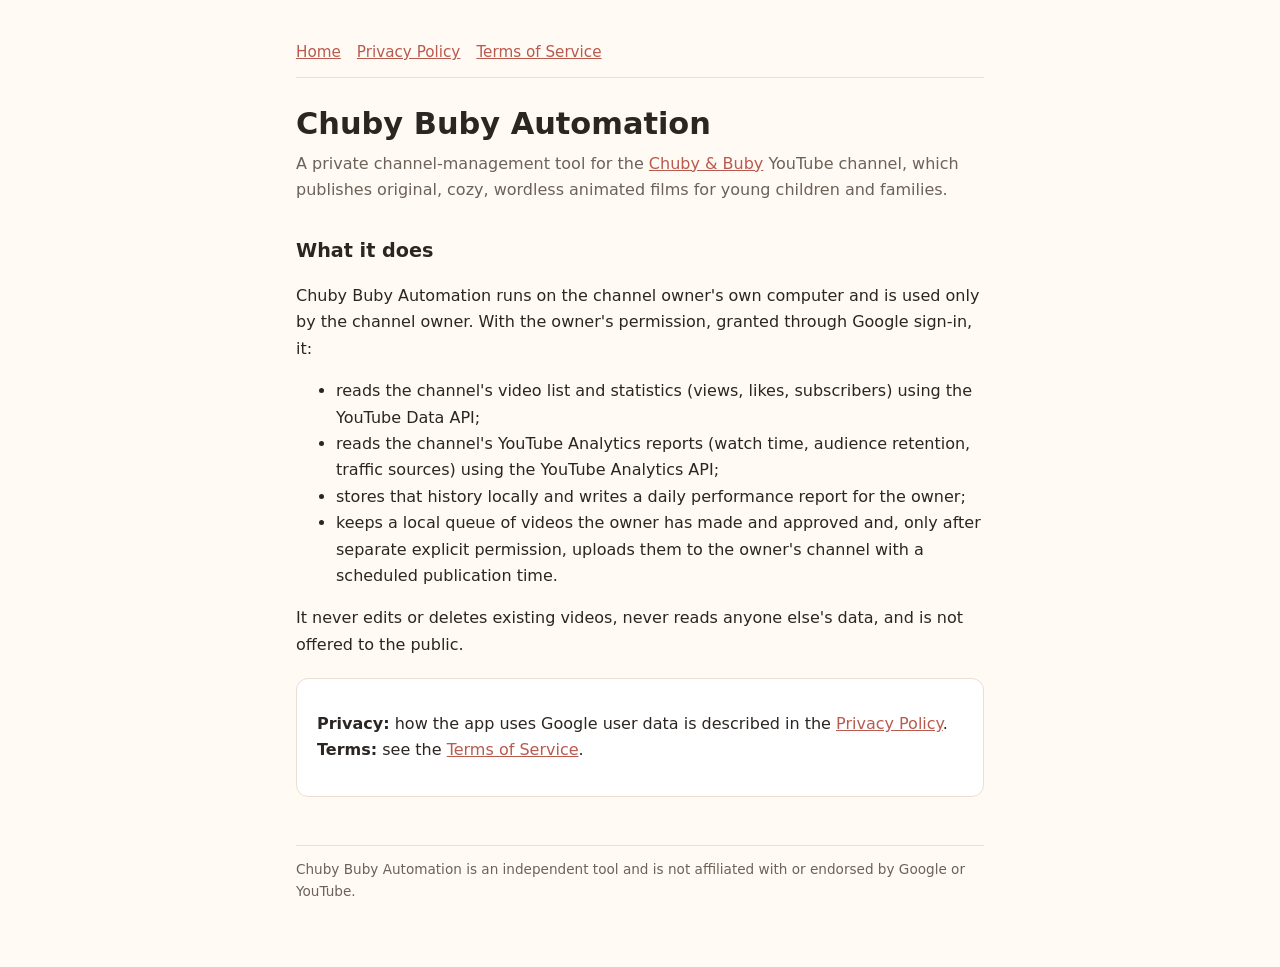
<file: index.html>
<!doctype html>
<html lang="en">
<head>
<meta charset="utf-8">
<meta name="viewport" content="width=device-width, initial-scale=1">
<title>Chuby Buby Automation</title>
<meta name="google-site-verification" content="NqP1I8x9kphZAxXcPIgi3zU8CUF1ysG2Bw3RdH4HBcM">
<meta name="description" content="Private channel-management tool for the Chuby &amp; Buby YouTube channel.">
<link rel="stylesheet" href="style.css">
</head>
<body>
<main>
<nav><a href="./">Home</a><a href="privacy.html">Privacy Policy</a><a href="terms.html">Terms of Service</a></nav>
<h1>Chuby Buby Automation</h1>
<p class="lede">A private channel-management tool for the <a href="https://www.youtube.com/@bubchubworld">Chuby &amp; Buby</a> YouTube channel, which publishes original, cozy, wordless animated films for young children and families.</p>

<h2>What it does</h2>
<p>Chuby Buby Automation runs on the channel owner's own computer and is used only by the channel owner. With the owner's permission, granted through Google sign-in, it:</p>
<ul>
<li>reads the channel's video list and statistics (views, likes, subscribers) using the YouTube Data API;</li>
<li>reads the channel's YouTube Analytics reports (watch time, audience retention, traffic sources) using the YouTube Analytics API;</li>
<li>stores that history locally and writes a daily performance report for the owner;</li>
<li>keeps a local queue of videos the owner has made and approved and, only after separate explicit permission, uploads them to the owner's channel with a scheduled publication time.</li>
</ul>
<p>It never edits or deletes existing videos, never reads anyone else's data, and is not offered to the public.</p>

<div class="card">
<p><strong>Privacy:</strong> how the app uses Google user data is described in the <a href="privacy.html">Privacy Policy</a>.<br>
<strong>Terms:</strong> see the <a href="terms.html">Terms of Service</a>.</p>
</div>

<footer>Chuby Buby Automation is an independent tool and is not affiliated with or endorsed by Google or YouTube.</footer>
</main>
</body>
</html>
</file>
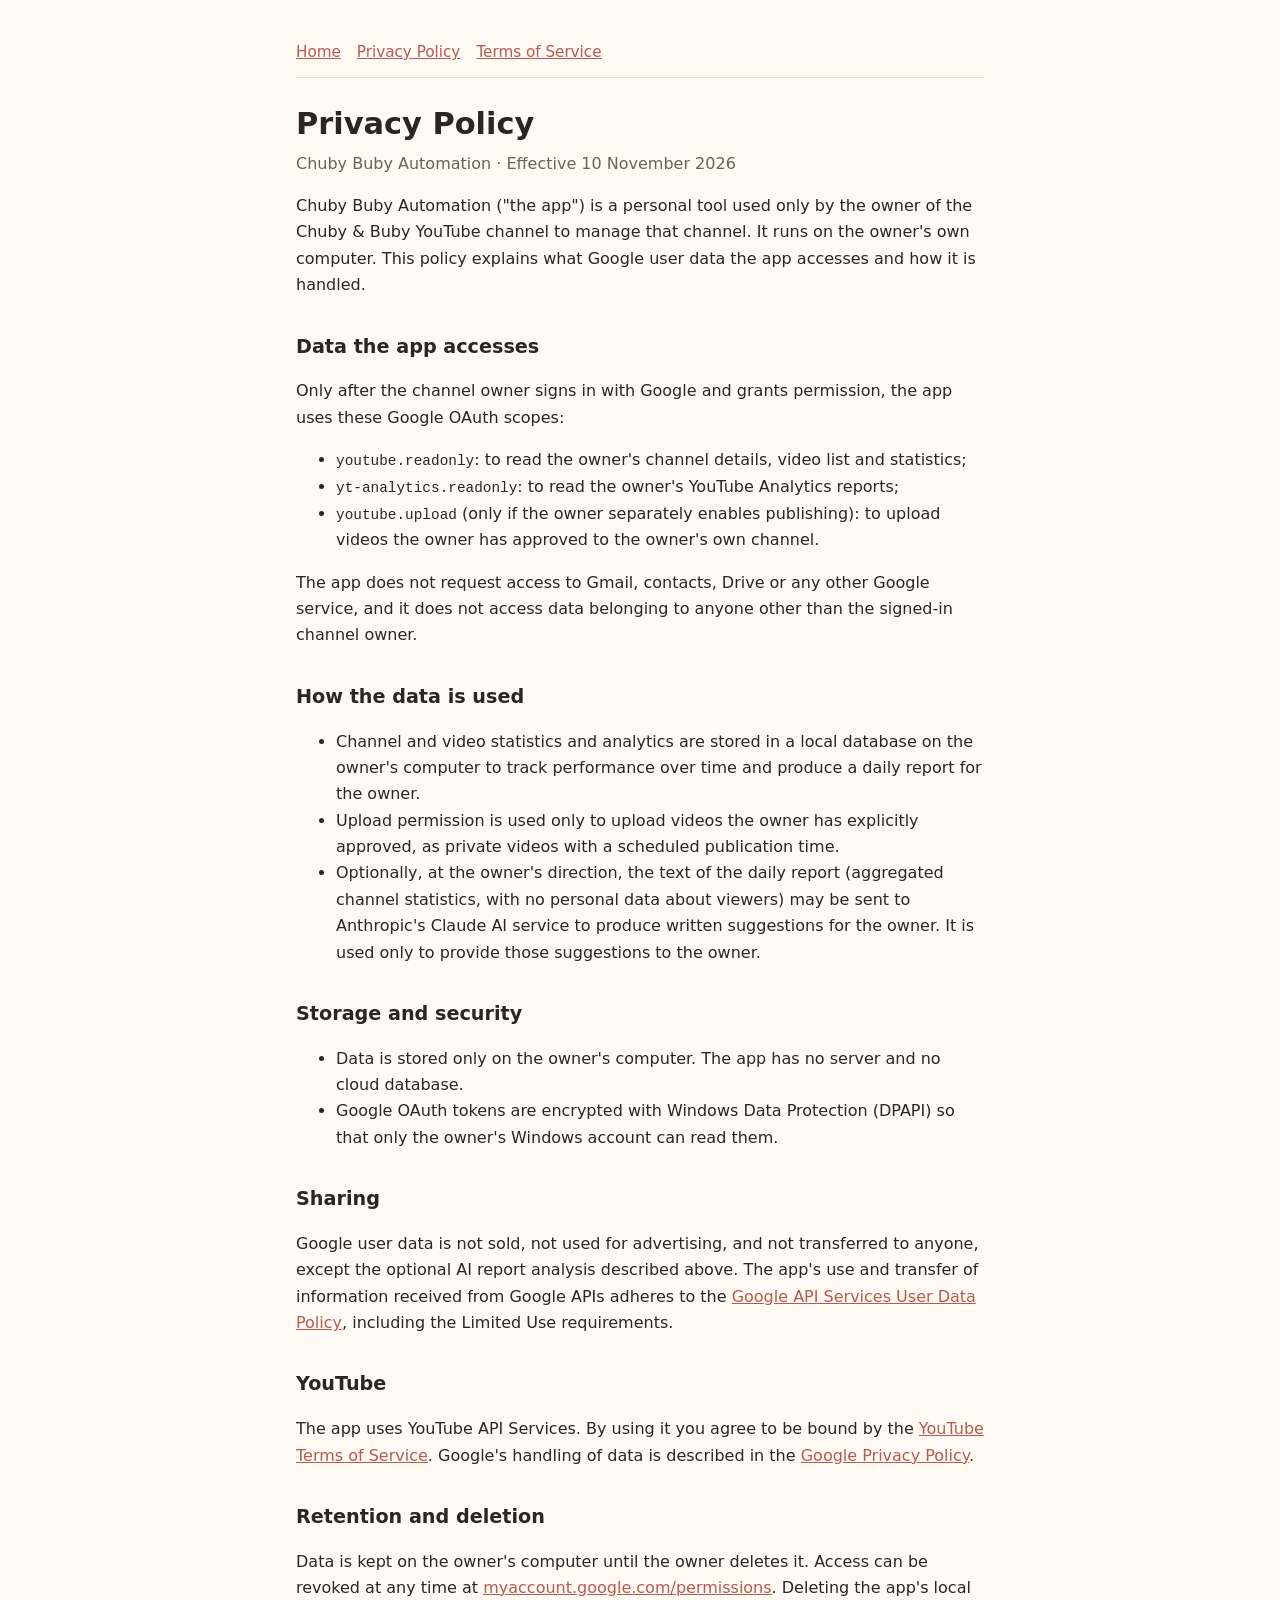
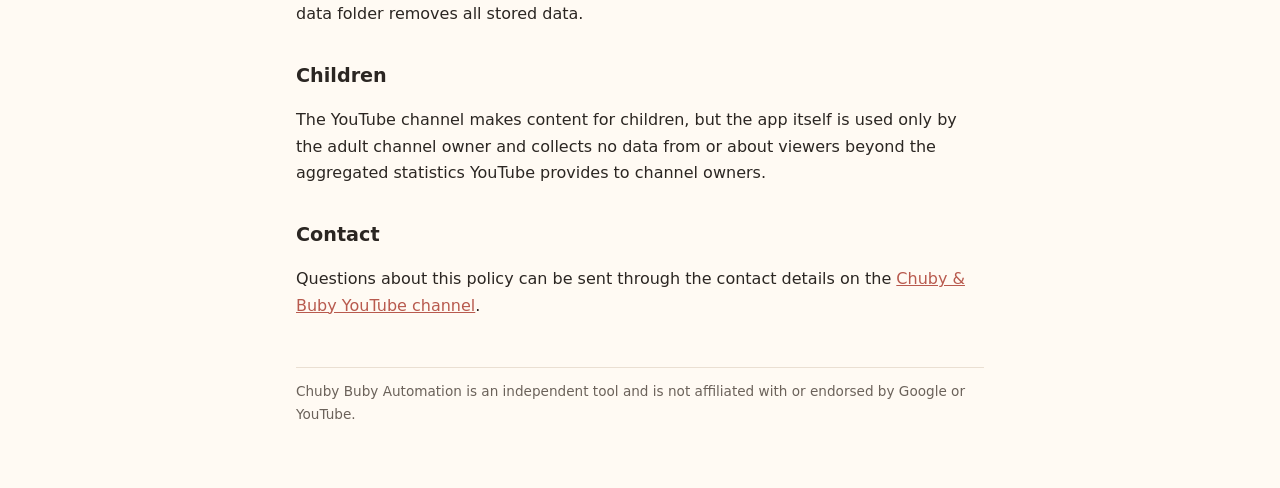
<file: privacy.html>
<!doctype html>
<html lang="en">
<head>
<meta charset="utf-8">
<meta name="viewport" content="width=device-width, initial-scale=1">
<title>Privacy Policy - Chuby Buby Automation</title>
<link rel="stylesheet" href="style.css">
</head>
<body>
<main>
<nav><a href="./">Home</a><a href="privacy.html">Privacy Policy</a><a href="terms.html">Terms of Service</a></nav>
<h1>Privacy Policy</h1>
<p class="lede">Chuby Buby Automation · Effective 10 November 2026</p>

<p>Chuby Buby Automation ("the app") is a personal tool used only by the owner of the Chuby &amp; Buby YouTube channel to manage that channel. It runs on the owner's own computer. This policy explains what Google user data the app accesses and how it is handled.</p>

<h2>Data the app accesses</h2>
<p>Only after the channel owner signs in with Google and grants permission, the app uses these Google OAuth scopes:</p>
<ul>
<li><code>youtube.readonly</code>: to read the owner's channel details, video list and statistics;</li>
<li><code>yt-analytics.readonly</code>: to read the owner's YouTube Analytics reports;</li>
<li><code>youtube.upload</code> (only if the owner separately enables publishing): to upload videos the owner has approved to the owner's own channel.</li>
</ul>
<p>The app does not request access to Gmail, contacts, Drive or any other Google service, and it does not access data belonging to anyone other than the signed-in channel owner.</p>

<h2>How the data is used</h2>
<ul>
<li>Channel and video statistics and analytics are stored in a local database on the owner's computer to track performance over time and produce a daily report for the owner.</li>
<li>Upload permission is used only to upload videos the owner has explicitly approved, as private videos with a scheduled publication time.</li>
<li>Optionally, at the owner's direction, the text of the daily report (aggregated channel statistics, with no personal data about viewers) may be sent to Anthropic's Claude AI service to produce written suggestions for the owner. It is used only to provide those suggestions to the owner.</li>
</ul>

<h2>Storage and security</h2>
<ul>
<li>Data is stored only on the owner's computer. The app has no server and no cloud database.</li>
<li>Google OAuth tokens are encrypted with Windows Data Protection (DPAPI) so that only the owner's Windows account can read them.</li>
</ul>

<h2>Sharing</h2>
<p>Google user data is not sold, not used for advertising, and not transferred to anyone, except the optional AI report analysis described above. The app's use and transfer of information received from Google APIs adheres to the <a href="https://developers.google.com/terms/api-services-user-data-policy">Google API Services User Data Policy</a>, including the Limited Use requirements.</p>

<h2>YouTube</h2>
<p>The app uses YouTube API Services. By using it you agree to be bound by the <a href="https://www.youtube.com/t/terms">YouTube Terms of Service</a>. Google's handling of data is described in the <a href="https://policies.google.com/privacy">Google Privacy Policy</a>.</p>

<h2>Retention and deletion</h2>
<p>Data is kept on the owner's computer until the owner deletes it. Access can be revoked at any time at <a href="https://myaccount.google.com/permissions">myaccount.google.com/permissions</a>. Deleting the app's local data folder removes all stored data.</p>

<h2>Children</h2>
<p>The YouTube channel makes content for children, but the app itself is used only by the adult channel owner and collects no data from or about viewers beyond the aggregated statistics YouTube provides to channel owners.</p>

<h2>Contact</h2>
<p>Questions about this policy can be sent through the contact details on the <a href="https://www.youtube.com/@bubchubworld/about">Chuby &amp; Buby YouTube channel</a>.</p>

<footer>Chuby Buby Automation is an independent tool and is not affiliated with or endorsed by Google or YouTube.</footer>
</main>
</body>
</html>
</file>
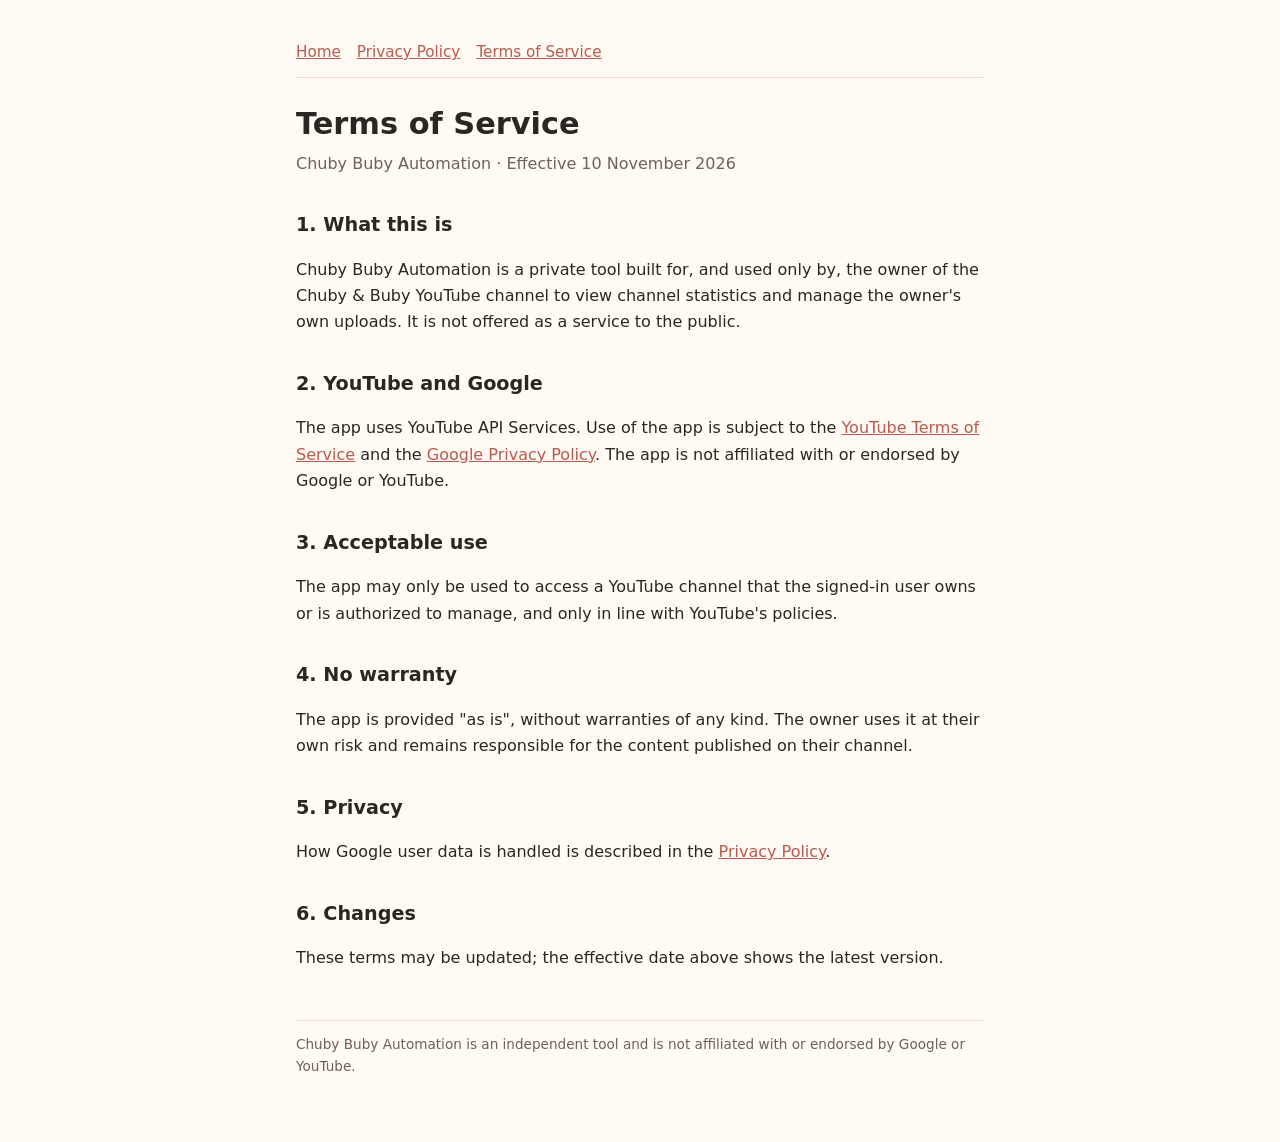
<file: terms.html>
<!doctype html>
<html lang="en">
<head>
<meta charset="utf-8">
<meta name="viewport" content="width=device-width, initial-scale=1">
<title>Terms of Service - Chuby Buby Automation</title>
<link rel="stylesheet" href="style.css">
</head>
<body>
<main>
<nav><a href="./">Home</a><a href="privacy.html">Privacy Policy</a><a href="terms.html">Terms of Service</a></nav>
<h1>Terms of Service</h1>
<p class="lede">Chuby Buby Automation · Effective 10 November 2026</p>

<h2>1. What this is</h2>
<p>Chuby Buby Automation is a private tool built for, and used only by, the owner of the Chuby &amp; Buby YouTube channel to view channel statistics and manage the owner's own uploads. It is not offered as a service to the public.</p>

<h2>2. YouTube and Google</h2>
<p>The app uses YouTube API Services. Use of the app is subject to the <a href="https://www.youtube.com/t/terms">YouTube Terms of Service</a> and the <a href="https://policies.google.com/privacy">Google Privacy Policy</a>. The app is not affiliated with or endorsed by Google or YouTube.</p>

<h2>3. Acceptable use</h2>
<p>The app may only be used to access a YouTube channel that the signed-in user owns or is authorized to manage, and only in line with YouTube's policies.</p>

<h2>4. No warranty</h2>
<p>The app is provided "as is", without warranties of any kind. The owner uses it at their own risk and remains responsible for the content published on their channel.</p>

<h2>5. Privacy</h2>
<p>How Google user data is handled is described in the <a href="privacy.html">Privacy Policy</a>.</p>

<h2>6. Changes</h2>
<p>These terms may be updated; the effective date above shows the latest version.</p>

<footer>Chuby Buby Automation is an independent tool and is not affiliated with or endorsed by Google or YouTube.</footer>
</main>
</body>
</html>
</file>
<file: style.css>
:root{--bg:#fffaf3;--fg:#2b2622;--muted:#6b625a;--accent:#b85a4e;--card:#ffffff;--line:#eadfd2}
@media (prefers-color-scheme:dark){:root{--bg:#1d1a17;--fg:#f3ece4;--muted:#b3a89c;--accent:#f0a296;--card:#26221e;--line:#3a332d}}
*{box-sizing:border-box}
body{margin:0;background:var(--bg);color:var(--fg);font:16px/1.65 system-ui,-apple-system,"Segoe UI",Roboto,sans-serif}
main{max-width:720px;margin:0 auto;padding:40px 16px 64px}
h1{font-size:1.9rem;line-height:1.2;margin:0 0 8px}
h2{font-size:1.2rem;margin:32px 0 8px}
.lede{color:var(--muted);margin-top:0}
a{color:var(--accent)}
code{font-size:.9em}
nav{display:flex;gap:16px;flex-wrap:wrap;border-bottom:1px solid var(--line);padding-bottom:12px;margin-bottom:28px;font-size:.95rem}
.card{background:var(--card);border:1px solid var(--line);border-radius:12px;padding:16px 20px;margin:20px 0}
footer{margin-top:48px;padding-top:12px;border-top:1px solid var(--line);color:var(--muted);font-size:.85rem}
</file>
